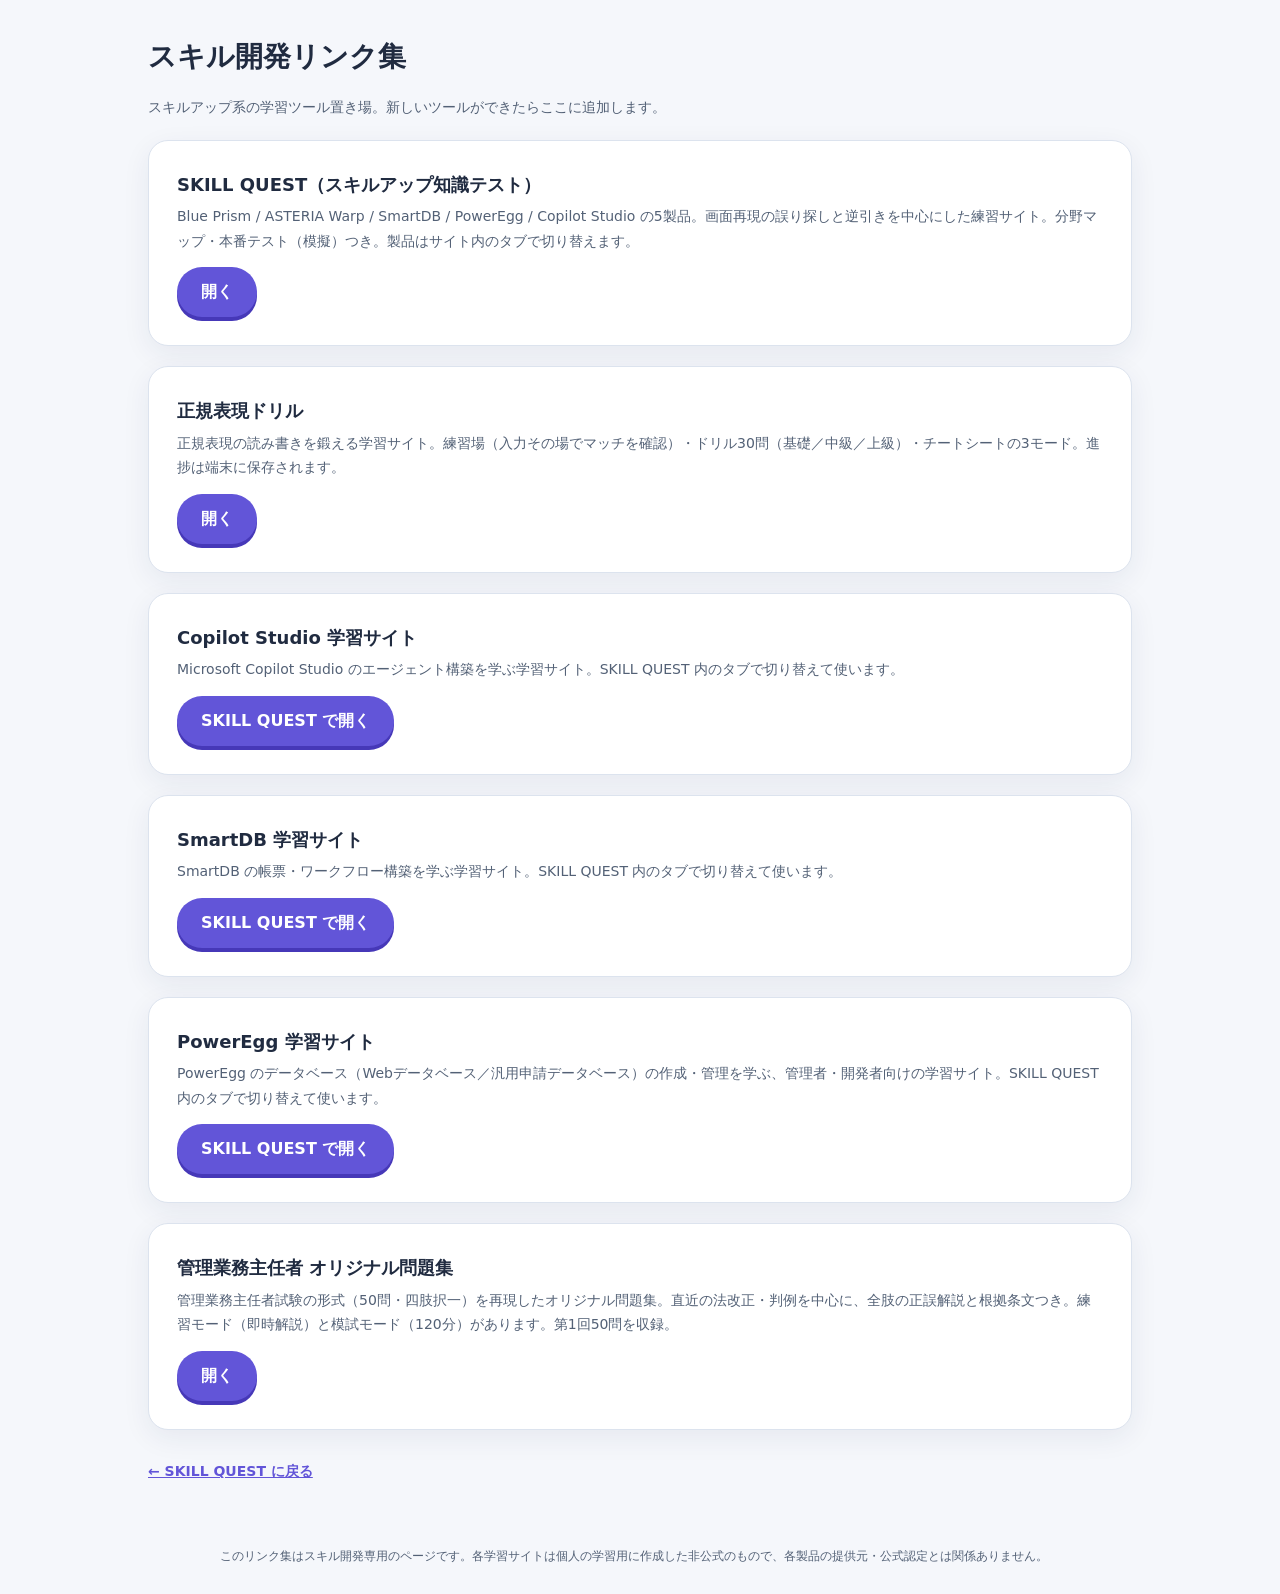
<file: links.html>
<!DOCTYPE html>
<html lang="ja">
<head>
<meta charset="utf-8">
<meta name="viewport" content="width=device-width, initial-scale=1">
<title>スキル開発リンク集</title>
<link rel="preconnect" href="https://fonts.gstatic.com" crossorigin>
<style>
:root{--bg:#FFF9F1;--card:#FFFFFF;--text:#3A3049;--muted:#8A7F95;--border:#F0E3D3;--bp:#6255D8}
*{box-sizing:border-box}body{margin:0;font-family:"Noto Sans JP",system-ui,sans-serif;background:linear-gradient(180deg,#FFF8EE 0%,#FFF3F5 45%,#F4F6FF 100%);background-attachment:fixed;color:var(--text);line-height:1.65}
#app{max-width:880px;margin:0 auto;padding:16px}
h1,h2,.btn{font-family:"M PLUS Rounded 1c","Hiragino Maru Gothic ProN","Noto Sans JP",sans-serif}
h1{font-size:24px;font-weight:800;margin:8px 0 4px}
.sub{color:var(--muted);font-size:14px;margin-bottom:8px}
.card{background:var(--card);border:2px solid var(--border);border-radius:24px;padding:20px 22px;margin-top:14px;box-shadow:0 6px 18px rgba(163,116,76,.10)}
.card h2{font-size:18px;font-weight:800;margin:0 0 4px}
.card p{margin:4px 0;color:var(--muted);font-size:14px}
.btn{display:inline-block;background:var(--bp);color:#fff;font-weight:800;border-radius:999px;padding:11px 24px;text-decoration:none;margin-top:10px;min-height:44px;box-shadow:0 4px 0 #4638B8}
.btn:active{transform:translateY(3px);box-shadow:0 1px 0 #4638B8}
.soon{color:var(--muted);font-size:14px;font-weight:700;border:2px dashed var(--border);border-radius:999px;padding:8px 16px;display:inline-block;margin-top:10px}
.notice{max-width:880px;margin:0 auto;padding:8px 20px 28px;color:var(--muted);font-size:12px;line-height:1.7}
a.back{color:var(--bp);font-size:14px;font-weight:700}
</style>
<link rel="stylesheet" href="styles.css">
</head>
<body>
<div id="app">
<h1>スキル開発リンク集</h1>
<p class="sub">スキルアップ系の学習ツール置き場。新しいツールができたらここに追加します。</p>

<div class="card">
<h2>SKILL QUEST（スキルアップ知識テスト）</h2>
<p>Blue Prism / ASTERIA Warp / SmartDB / PowerEgg / Copilot Studio の5製品。画面再現の誤り探しと逆引きを中心にした練習サイト。分野マップ・本番テスト（模擬）つき。製品はサイト内のタブで切り替えます。</p>
<a class="btn" href="index.html">開く</a>
</div>

<div class="card">
<h2>正規表現ドリル</h2>
<p>正規表現の読み書きを鍛える学習サイト。練習場（入力その場でマッチを確認）・ドリル30問（基礎／中級／上級）・チートシートの3モード。進捗は端末に保存されます。</p>
<a class="btn" href="https://netamade.github.io/regex-dojo/">開く</a>
</div>

<div class="card">
<h2>Copilot Studio 学習サイト</h2>
<p>Microsoft Copilot Studio のエージェント構築を学ぶ学習サイト。SKILL QUEST 内のタブで切り替えて使います。</p>
<a class="btn" href="index.html">SKILL QUEST で開く</a>
</div>

<div class="card">
<h2>SmartDB 学習サイト</h2>
<p>SmartDB の帳票・ワークフロー構築を学ぶ学習サイト。SKILL QUEST 内のタブで切り替えて使います。</p>
<a class="btn" href="index.html">SKILL QUEST で開く</a>
</div>

<div class="card">
<h2>PowerEgg 学習サイト</h2>
<p>PowerEgg のデータベース（Webデータベース／汎用申請データベース）の作成・管理を学ぶ、管理者・開発者向けの学習サイト。SKILL QUEST 内のタブで切り替えて使います。</p>
<a class="btn" href="index.html">SKILL QUEST で開く</a>
</div>


<div class="card">
<h2>管理業務主任者 オリジナル問題集</h2>
<p>管理業務主任者試験の形式（50問・四肢択一）を再現したオリジナル問題集。直近の法改正・判例を中心に、全肢の正誤解説と根拠条文つき。練習モード（即時解説）と模試モード（120分）があります。第1回50問を収録。</p>
<a class="btn" href="https://netamade.github.io/kanri-gyomu-shunin/">開く</a>
</div>

<p style="margin-top:20px"><a class="back" href="index.html">← SKILL QUEST に戻る</a></p>
</div>
<footer class="notice">このリンク集はスキル開発専用のページです。各学習サイトは個人の学習用に作成した非公式のもので、各製品の提供元・公式認定とは関係ありません。</footer>
</body>
</html>
</file>
<file: styles.css>
:root{--bg:#f5f7fb;--card:#fff;--text:#202b40;--muted:#536176;--border:#dce3ee;--shadow:0 8px 28px rgba(28,45,78,.07)}
body{background:var(--bg);font-family:system-ui,-apple-system,"Segoe UI","Hiragino Kaku Gothic ProN",Meiryo,sans-serif;line-height:1.75;font-size:16px}
h1,h2,.stem,.chip,.mw-head,.tabs button,button,.btn{font-family:inherit}
#app{max-width:1040px;padding:16px;margin:auto}h1{font-size:28px;margin:4px 0}h2{font-size:21px}h3{font-size:18px;margin-top:26px}
.card{border:1px solid var(--border);border-radius:20px;padding:20px;margin-top:20px;box-shadow:var(--shadow)}
.hero{border-top:4px solid var(--bp)}.eyebrow{color:var(--muted);font-size:14px;font-weight:700;margin:0}
.tabs{width:100%;display:grid;grid-template-columns:repeat(2,minmax(0,1fr));gap:8px}.tabs button,.tabs a{border-radius:12px;padding:10px 8px;box-shadow:none;line-height:1.4;font-size:14px;min-width:0}
.tabs a{display:flex;align-items:center;justify-content:center;box-sizing:border-box;min-height:44px;border:2px solid var(--border);background:#fff;font-family:inherit;font-weight:700;color:var(--text);text-decoration:none;touch-action:manipulation;transition:transform .08s,box-shadow .08s}
.tabs a:active{transform:translateY(2px);box-shadow:0 1px 0 rgba(163,116,76,.18)}
button,select,.ghost,[role=button],a.btn{min-height:44px;min-width:44px;touch-action:manipulation}button,select{font:inherit}button{cursor:pointer}
button:not(.choice):not(.on){box-shadow:none}.ghost{border-width:1px;border-radius:12px;color:var(--text)}
.primary,[data-exam],#againExam{background:var(--bp);color:white;border:0;border-radius:12px;padding:12px 20px;font-weight:700}
button:focus-visible,select:focus-visible,a:focus-visible,[role=button]:focus-visible{outline:3px solid var(--bp);outline-offset:3px}
.achv{align-items:flex-start;flex-direction:column}.achvbar{width:100%;flex:auto;height:12px;border:0;background:#e3e8f1}.achvtxt{white-space:normal;font-size:13px}
.achvfill,.dbar>div,.sprog>div{background:var(--bp)}.bar2{flex-wrap:wrap}.score{border:0;background:transparent;padding:0}.disc{font-size:12px}
.drow{border-width:1px;border-radius:14px;padding:16px;box-shadow:none}.dsub{font-size:14px}.summary{display:grid;grid-template-columns:repeat(2,minmax(0,1fr));gap:12px}.summary-item{padding:12px;background:var(--bg);border-radius:12px;display:flex;align-items:center;gap:6px;flex-wrap:wrap}
.chip.st0{background:#647084}.chip.st1{background:#995515}.chip.st2{background:#087b69}.chip.st3{background:#88640a}.chip{font-size:12px;padding:4px 10px;white-space:nowrap}
select{border:1px solid var(--border);border-radius:10px;padding:8px 16px;background:white;color:var(--text)}progress{width:100%;height:18px;accent-color:var(--bp)}
.radar .val{stroke:var(--bp);fill:var(--bp);fill-opacity:.15}.radar .vdot{fill:var(--bp)}.skillpanel{min-width:0}.radar{max-width:100%;width:340px}
.stem{line-height:1.7}.choice{line-height:1.7;overflow-wrap:anywhere}.mw-row{min-height:48px;flex-wrap:wrap}.mw-value{text-align:left;overflow-wrap:anywhere}.src a{overflow-wrap:anywhere}.notice a,.back{display:inline-flex;align-items:center;min-height:44px}
#answerBtn,#nextBtn,#restart,#allPractice,.examnav [data-finish]{box-shadow:none;border-radius:12px}.flow{min-width:600px}.card:has(.flow){overflow-x:auto}
#dailyToast{position:fixed;bottom:24px;left:16px;right:16px;max-width:500px;margin:auto;background:#203c35;color:white;padding:18px 24px;border-radius:16px;box-shadow:var(--shadow);z-index:10}.sr-only{position:absolute;width:1px;height:1px;padding:0;margin:-1px;overflow:hidden;clip:rect(0,0,0,0);white-space:nowrap;border:0}
@media(min-width:720px){#app{padding:28px}.card{padding:28px}.tabs{grid-template-columns:repeat(5,minmax(0,1fr))}.summary{grid-template-columns:repeat(4,minmax(0,1fr))}.achv{flex-direction:row;align-items:center}.achvbar{flex:1}.achvtxt{max-width:70%}}
@media(prefers-reduced-motion:reduce){*,*::before,*::after{transition:none!important}}

.qfb{margin-top:16px;border-top:1px solid var(--border);padding-top:12px}
.qfb [hidden]{display:none!important}
.qfb-row{display:flex;gap:8px;flex-wrap:wrap;align-items:center;margin-top:6px}
.qfb-label{font-size:13px;color:var(--muted);font-weight:700}
.qfb-btn{border-radius:999px;padding:6px 14px;font-weight:700;min-height:40px}
.qfb-btn:disabled{opacity:.55;cursor:default}
.qfb-form{margin-top:10px}
.qfb-form textarea{width:100%;box-sizing:border-box;border:2px solid var(--border);border-radius:12px;padding:10px;font:inherit;background:#fff;color:var(--text);margin-top:6px}
.qfb-note{font-size:13px;color:var(--muted);margin:8px 0 0}
.qfb-msg{font-size:13px;margin:8px 0 0}
.fb-mark{width:84px;height:84px;display:block;margin:0 auto 8px;animation:fb-pop .25s ease-out}
.fb-batsu{width:64px;height:64px}
@keyframes fb-pop{0%{transform:scale(.4);opacity:0}70%{transform:scale(1.12)}100%{transform:scale(1);opacity:1}}
@media (prefers-reduced-motion: reduce){.fb-mark{animation:none}}
</file>
